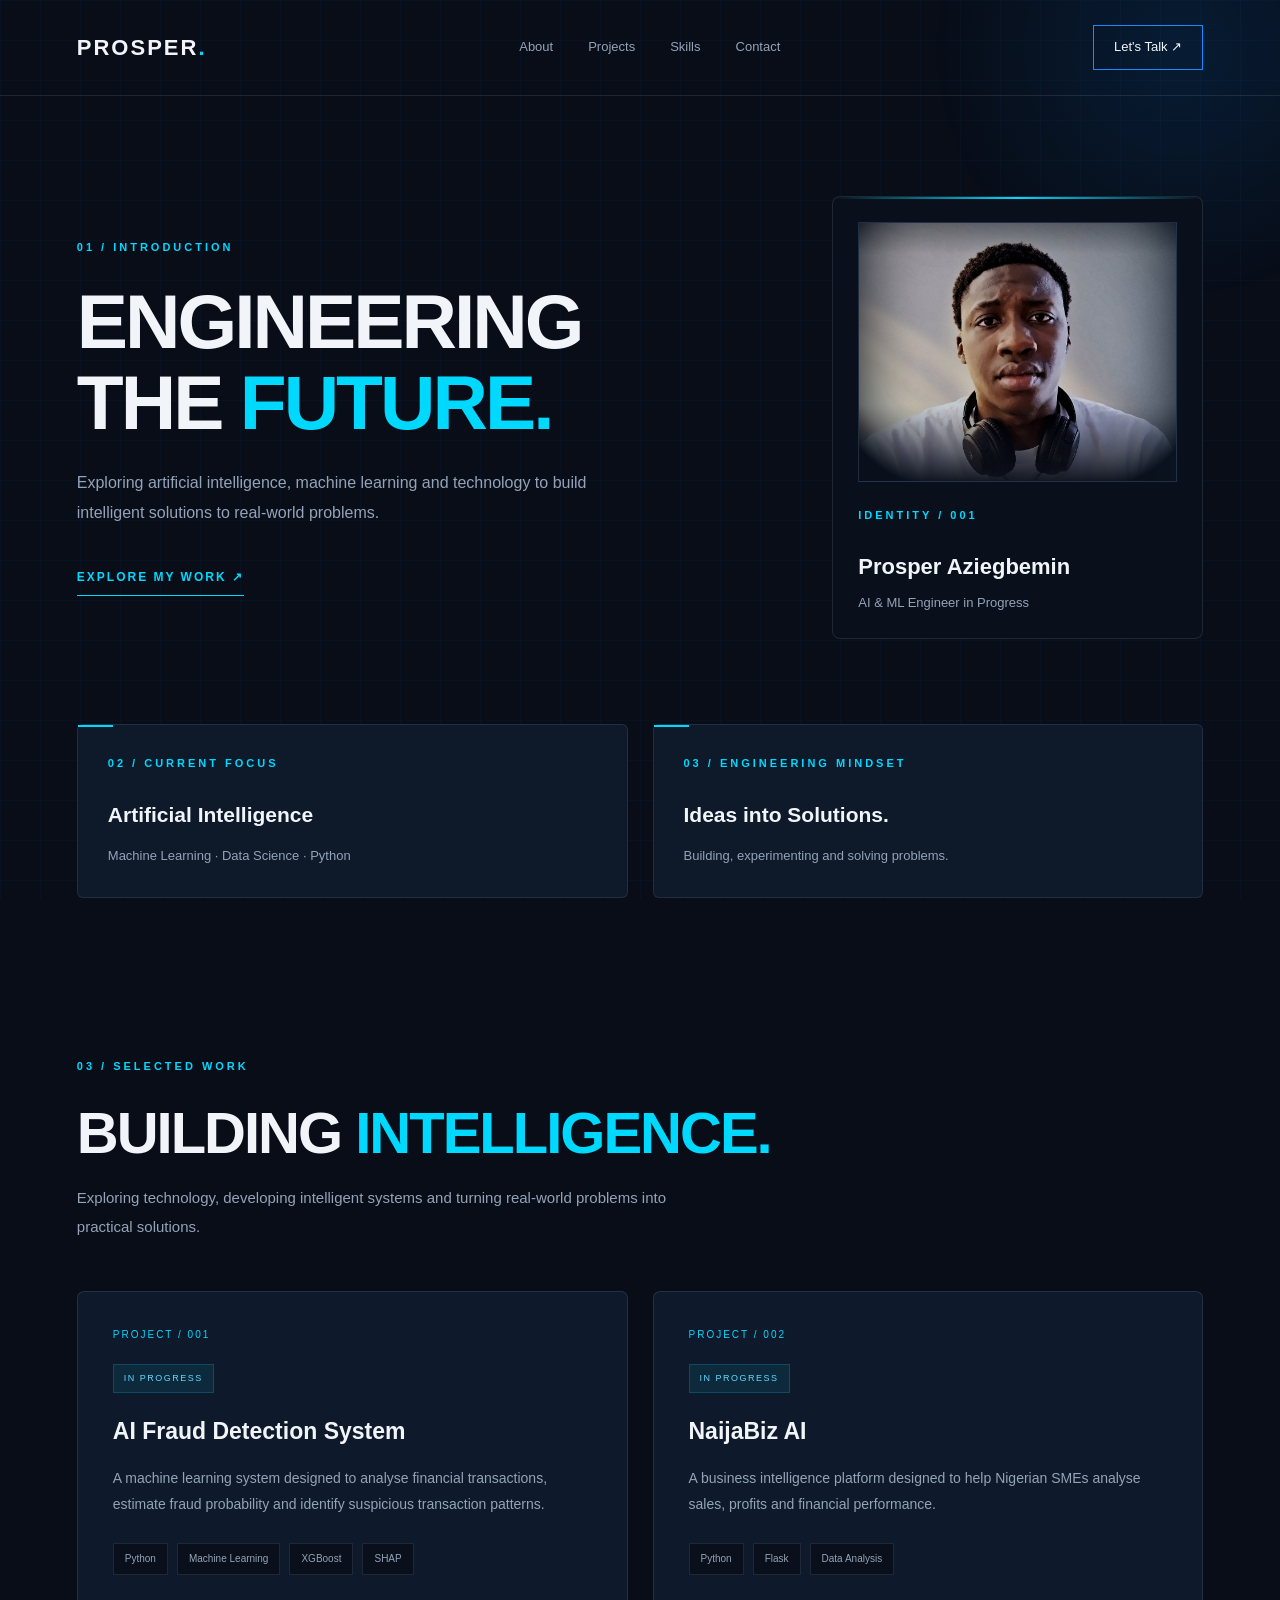
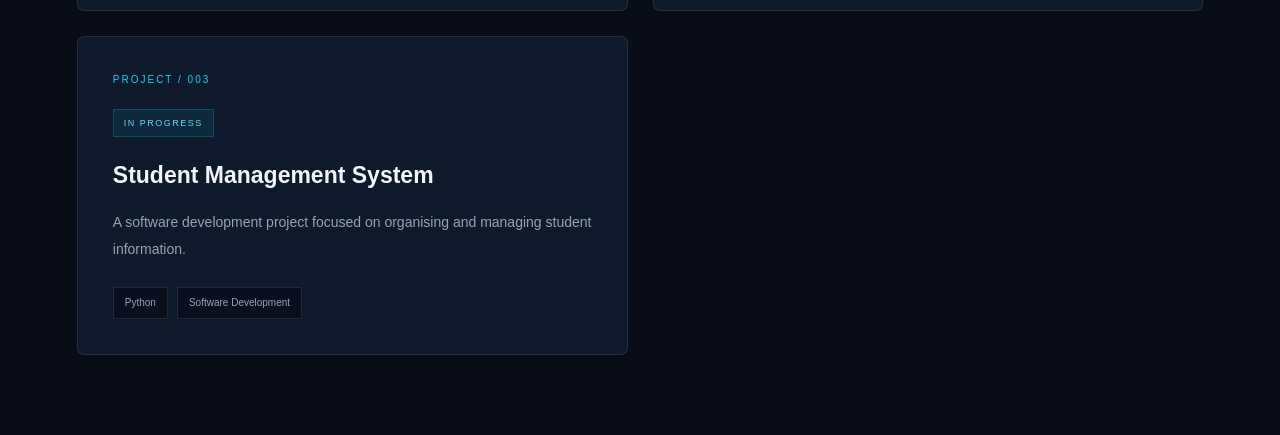
<file: index.html>
<!DOCTYPE html>
<html lang="en">

<head>
    <meta charset="UTF-8">
    <meta name="viewport" content="width=device-width, initial-scale=1.0">

    <title>Prosper | AI & ML Engineer</title>

    <link rel="stylesheet" href="style.css">
    <link rel="icon" type="image/png" href="favicon.png">
<link rel="icon" href="favicon.ico" sizes="any">
</head>

<body>

    <!-- NAVIGATION -->
    <header>
        <nav class="navbar">

            <a href="index.html" class="logo">
                PROSPER<span>.</span>
            </a>

            <div class="nav-links">
                <a href="about.html">About</a>
                <a href="index.html#projects">Projects</a>
                <a href="skills.html">Skills</a>
                <a href="contact.html">Contact</a>
            </div>

            <a href="contact.html" class="nav-cta">
                Let's Talk ↗
            </a>

        </nav>
    </header>


    <!-- MAIN CONTENT -->
    <main>

        <!-- HERO SECTION -->
        <section class="hero" id="home">

            <div class="hero-intro">

                <p class="section-label">
                    01 / INTRODUCTION
                </p>

                <h1>
                    ENGINEERING<br>
                    THE <span>FUTURE.</span>
                </h1>

                <p class="hero-description">
                    Exploring artificial intelligence, machine learning
                    and technology to build intelligent solutions
                    to real-world problems.
                </p>

                <a href="#projects" class="explore-link">
                    EXPLORE MY WORK ↗
                </a>

            </div>


            <!-- PROFILE PANEL -->
<div class="profile-wrap">

    <span class="signal-ring"></span>
    <span class="signal-ring"></span>
    <span class="signal-ring"></span>
    <span class="signal-ring"></span>

    <div class="profile-panel">

              <div class="profile-image">
            <img src="images/prosper.jpg" alt="Prosper Aziegbemin">
        </div>
        <div class="profile-details">

            <p class="section-label">
                IDENTITY / 001
            </p>

            <h2>
                Prosper Aziegbemin
            </h2>

            <p>
                AI & ML Engineer in Progress
            </p>

        </div>

    </div>

</div>

            <!-- HERO INFORMATION -->
            <div class="hero-info">

                <div class="info-panel">

                    <p class="section-label">
                        02 / CURRENT FOCUS
                    </p>

                    <h3>
                        Artificial Intelligence
                    </h3>

                    <p>
                        Machine Learning · Data Science · Python
                    </p>

                </div>


                <div class="info-panel">

                    <p class="section-label">
                        03 / ENGINEERING MINDSET
                    </p>

                    <h3>
                        Ideas into Solutions.
                    </h3>

                    <p>
                        Building, experimenting and solving problems.
                    </p>

                </div>

            </div>

        </section>



        <!-- PROJECTS SECTION -->
        <section class="projects" id="projects">

            <div class="projects-heading">

                <p class="section-label">
                    03 / SELECTED WORK
                </p>

                <h2>
                    BUILDING <span>INTELLIGENCE.</span>
                </h2>

                <p>
                    Exploring technology, developing intelligent systems
                    and turning real-world problems into practical solutions.
                </p>

            </div>


            <!-- PROJECT GRID -->
            <div class="project-grid">


                <!-- PROJECT 001 -->
                <div class="project-card">

                    <p class="project-number">
                        PROJECT / 001
                    </p>

                    <span class="project-status">
                        IN PROGRESS
                    </span>

                    <h3>
                        AI Fraud Detection System
                    </h3>

                    <p class="project-description">
                        A machine learning system designed to analyse
                        financial transactions, estimate fraud probability
                        and identify suspicious transaction patterns.
                    </p>

                    <div class="project-tech">
                        <span>Python</span>
                        <span>Machine Learning</span>
                        <span>XGBoost</span>
                        <span>SHAP</span>
                    </div>

                </div>


                <!-- PROJECT 002 -->
                <div class="project-card">

                    <p class="project-number">
                        PROJECT / 002
                    </p>

                    <span class="project-status">
                        IN PROGRESS
                    </span>

                    <h3>
                        NaijaBiz AI
                    </h3>

                    <p class="project-description">
                        A business intelligence platform designed to help
                        Nigerian SMEs analyse sales, profits and financial
                        performance.
                    </p>

                    <div class="project-tech">
                        <span>Python</span>
                        <span>Flask</span>
                        <span>Data Analysis</span>
                    </div>

                </div>


                <!-- PROJECT 003 -->
                <div class="project-card">

                    <p class="project-number">
                        PROJECT / 003
                    </p>

                    <span class="project-status">
                        IN PROGRESS
                    </span>

                    <h3>
                        Student Management System
                    </h3>

                    <p class="project-description">
                        A software development project focused on
                        organising and managing student information.
                    </p>

                    <div class="project-tech">
                        <span>Python</span>
                        <span>Software Development</span>
                    </div>

                </div>

            </div>

        </section>

    </main>


    <!-- FOOTER -->
    <footer>
    </footer>

</body>
</html>
</file>
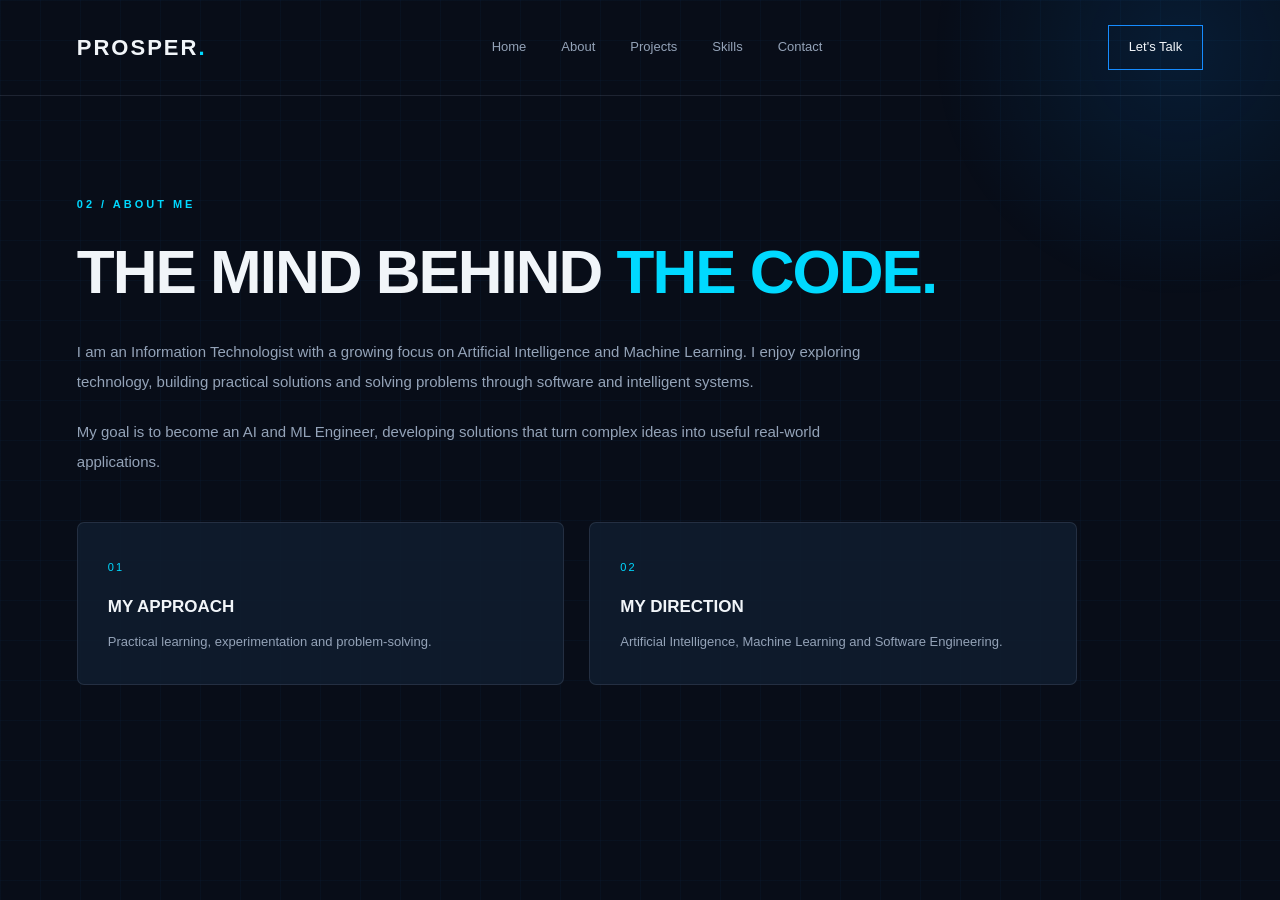
<file: about.html>
<!DOCTYPE html>
<html lang="en">

<head>
    <meta charset="UTF-8">
    <meta name="viewport" content="width=device-width, initial-scale=1.0">

    <title>About Me | Prosper</title>

    <link rel="stylesheet" href="style.css">
    <link rel="icon" type="image/png" href="favicon.png">
<link rel="icon" href="favicon.ico" sizes="any">
</head>

<body>

    <!-- NAVIGATION -->
    <header>
        <nav class="navbar">

            <a href="index.html" class="logo">
                PROSPER<span>.</span>
            </a>

            <div class="nav-links">
                <a href="index.html">Home</a>
                <a href="about.html">About</a>
                <a href="index.html#projects">Projects</a>
                <a href="skills.html">Skills</a>
                <a href="contact.html">Contact</a>
            </div>

            <a href="contact.html" class="nav-cta">
                Let's Talk
            </a>

        </nav>
    </header>


    <!-- MAIN CONTENT -->
    <main>

        <!-- ABOUT ME SECTION -->
        <section class="about" id="about">

            <div class="about-content">

                <p class="section-label">
                    02 / ABOUT ME
                </p>

                <h2>
                    THE MIND BEHIND
                    <span>THE CODE.</span>
                </h2>

                <p class="about-description">
                    I am an Information Technologist with a growing
                    focus on Artificial Intelligence and Machine Learning.

                    I enjoy exploring technology, building practical
                    solutions and solving problems through software
                    and intelligent systems.
                </p>

                <p class="about-description">
                    My goal is to become an AI and ML Engineer,
                    developing solutions that turn complex ideas
                    into useful real-world applications.
                </p>


                <!-- ABOUT DETAILS -->
                <div class="about-details">

                    <div class="about-detail">

                        <span>01</span>

                        <h3>
                            MY APPROACH
                        </h3>

                        <p>
                            Practical learning, experimentation
                            and problem-solving.
                        </p>

                    </div>


                    <div class="about-detail">

                        <span>02</span>

                        <h3>
                            MY DIRECTION
                        </h3>

                        <p>
                            Artificial Intelligence, Machine Learning
                            and Software Engineering.
                        </p>

                    </div>

                </div>

            </div>

        </section>

    </main>


    <!-- FOOTER -->
    <footer>
    </footer>

</body>
</html>
</file>
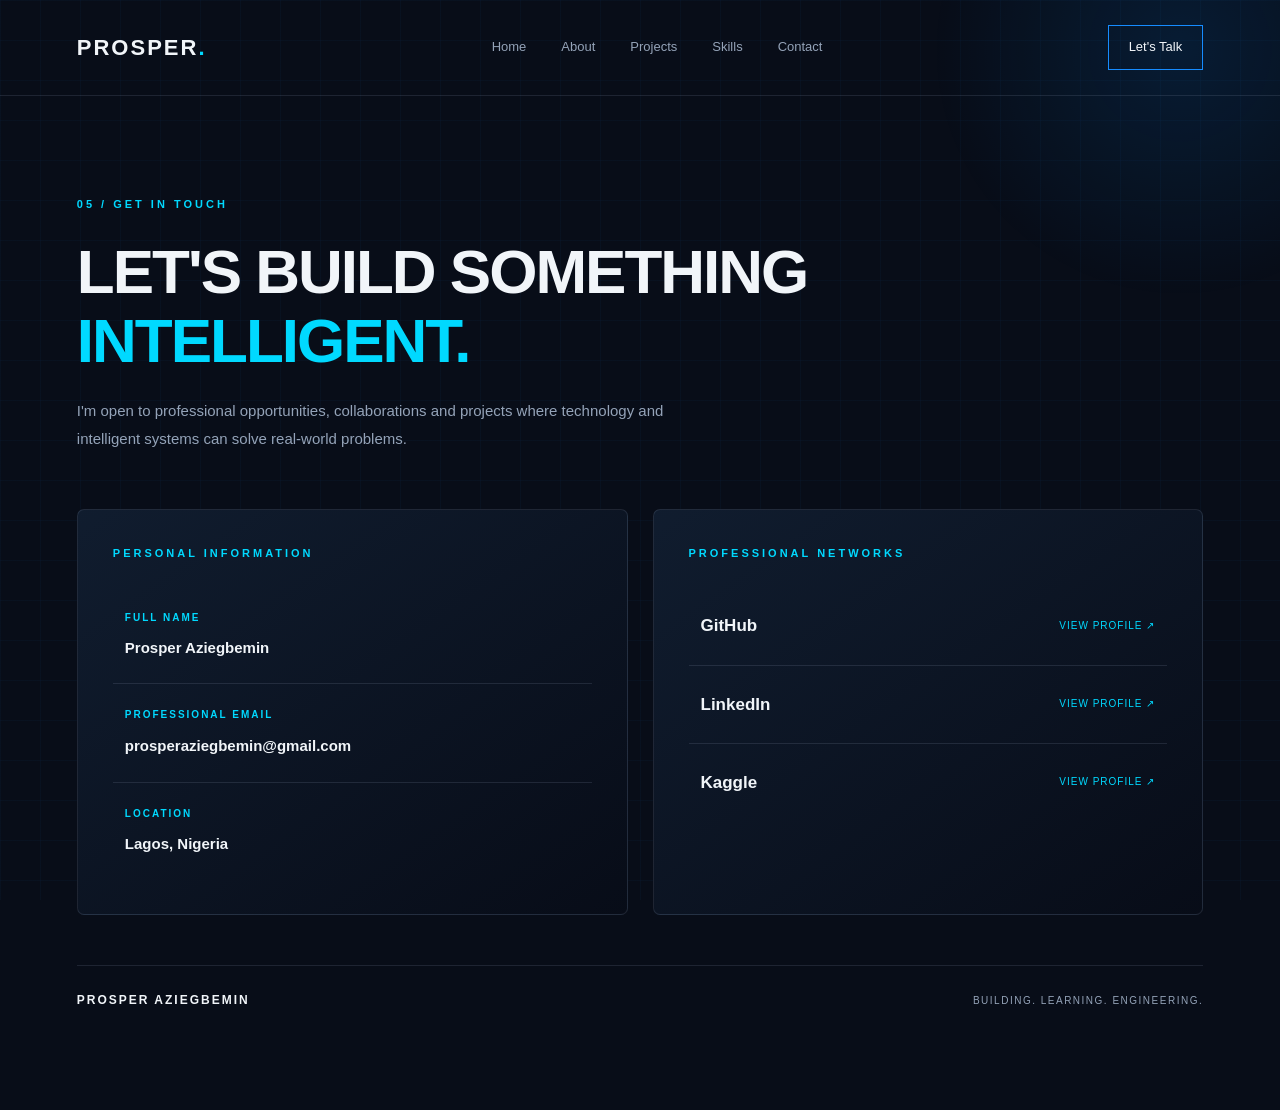
<file: contact.html>
<!DOCTYPE html>
<html lang="en">

<head>
    <meta charset="UTF-8">
    <meta name="viewport" content="width=device-width, initial-scale=1.0">

    <title>Contact Me | Prosper</title>

    <link rel="stylesheet" href="style.css">
    <link rel="icon" type="image/png" href="favicon.png">
<link rel="icon" href="favicon.ico" sizes="any">
</head>

<body>

    <!-- NAVIGATION -->
    <header>
        <nav class="navbar">

            <a href="index.html" class="logo">
                PROSPER<span>.</span>
            </a>

            <div class="nav-links">
                <a href="index.html">Home</a>
                <a href="about.html">About</a>
                <a href="index.html#projects">Projects</a>
                <a href="skills.html">Skills</a>
                <a href="contact.html">Contact</a>
            </div>

            <a href="contact.html" class="nav-cta">
                Let's Talk
            </a>

        </nav>
    </header>


<!-- CONTACT SECTION -->
<section class="contact-section" id="contact">

    <!-- Heading -->
    <div class="contact-heading">

        <p class="section-label">05 / GET IN TOUCH</p>

        <h2>
            LET'S BUILD SOMETHING
            <span>INTELLIGENT.</span>
        </h2>

        <p>
            I'm open to professional opportunities, collaborations
            and projects where technology and intelligent systems
            can solve real-world problems.
        </p>

    </div>


    <!-- Contact content -->
    <div class="contact-content">

        <!-- Personal Information -->
        <div class="contact-info">

            <p class="section-label">PERSONAL INFORMATION</p>

            <div class="contact-item">

                <span class="contact-label">FULL NAME</span>

                <h3>Prosper Aziegbemin</h3>

            </div>


            <div class="contact-item">

                <span class="contact-label">PROFESSIONAL EMAIL</span>

                <a href="mailto:prosperaziegbemin@gmail.com">prosperaziegbemin@gmail.com</a>

            </div>


            <div class="contact-item">

                <span class="contact-label">LOCATION</span>

                <h3>Lagos, Nigeria</h3>

            </div>

        </div>


        <!-- Professional Profiles -->
        <div class="contact-socials">

            <p class="section-label">PROFESSIONAL NETWORKS</p>

            <a href="https://github.com/ProsperAI-ML-Builder  "
               target="_blank"
               rel="noopener noreferrer"
               class="contact-link">

                <span>GitHub</span>

                <span>VIEW PROFILE ↗</span>

            </a>


            <a href="https://www.linkedin.com/in/YOUR_USERNAME/"
               target="_blank"
               rel="noopener noreferrer"
               class="contact-link">

                <span>LinkedIn</span>

                <span>VIEW PROFILE ↗</span>

            </a>


            <a href="https://www.kaggle.com/prosperaziegbemin"
               target="_blank"
               rel="noopener noreferrer"
               class="contact-link">

                <span>Kaggle</span>

                <span>VIEW PROFILE ↗</span>

            </a>

        </div>

    </div>


    <!-- Contact Footer -->
    <div class="contact-footer">

        <p>PROSPER AZIEGBEMIN</p>

        <span>BUILDING. LEARNING. ENGINEERING.</span>

    </div>

</section>
</file>
<file: style.css>
/* ==============================
   PROSPER PORTFOLIO
   CSS FOUNDATION
================================ */

/* 1. Reset browser defaults */
* {
    margin: 0;
    padding: 0;
    box-sizing: border-box;
}

/* 2. Website colour system */
:root {
    --bg-primary: #080d18;
    --bg-secondary: #101a2b;
    --bg-panel: #111e30;

    --text-primary: #f1f5f9;
    --text-secondary: #94a3b8;

    --accent-blue: #168cff;
    --accent-cyan: #00d9ff;

    --border-color: rgba(148, 163, 184, 0.16);
}

/* 3. Main website styling */
body {
    background-color: var(--bg-primary);
    color: var(--text-primary);

    font-family: Arial, Helvetica, sans-serif;

    min-height: 100vh;
    line-height: 1.6;
}

/* ==============================
   FUTURISTIC BACKGROUND
================================ */

body {
    background-image:
        linear-gradient(rgba(22, 140, 255, 0.035) 1px, transparent 1px),
        linear-gradient(90deg, rgba(22, 140, 255, 0.035) 1px, transparent 1px);

    background-size: 40px 40px;
    background-attachment: fixed;
}

/* Soft blue lighting */
body::before {
    content: "";
    position: fixed;

    top: -200px;
    right: -150px;

    width: 500px;
    height: 500px;

    background: radial-gradient(
        circle,
        rgba(0, 140, 255, 0.12),
        transparent 70%
    );

    pointer-events: none;
    z-index: -1;
}

/* ==============================
   NAVIGATION BAR
================================ */

a {
    text-decoration: none;
    color: inherit;
}

header {
    width: 100%;
    padding: 25px 6%;
    border-bottom: 1px solid var(--border-color);
}

.navbar {
    display: flex;
    align-items: center;
    justify-content: space-between;
    max-width: 1400px;
    margin: 0 auto;
}

/* Logo */
.logo {
    font-size: 22px;
    font-weight: 800;
    letter-spacing: 2px;
}

.logo span {
    color: var(--accent-cyan);
}

/* Navigation links */
.nav-links {
    display: flex;
    align-items: center;
    gap: 35px;
}

.nav-links a {
    color: var(--text-secondary);
    font-size: 13px;
    transition: color 0.3s ease;
}

.nav-links a:hover {
    color: var(--accent-cyan);
}

/* Let's Talk button */
.nav-cta {
    padding: 11px 20px;
    border: 1px solid var(--accent-blue);
    color: var(--text-primary);
    font-size: 13px;
    transition: 0.3s ease;
}

.nav-cta:hover {
    background-color: var(--accent-blue);
    box-shadow: 0 0 20px rgba(22, 140, 255, 0.3);
}

/* ==============================
   HERO SECTION
================================ */

.hero {
    max-width: 1400px;
    margin: 0 auto;
    padding: 100px 6% 80px;

    display: grid;
    grid-template-columns: 1.5fr 0.8fr;
    gap: 60px;
    align-items: center;
}

/* Introduction */
.hero-intro {
    max-width: 700px;
}

.section-label {
    color: var(--accent-cyan);
    font-size: 11px;
    font-weight: 600;
    letter-spacing: 3px;
    margin-bottom: 25px;
}

.hero-intro h1 {
    font-size: clamp(48px, 6vw, 82px);
    line-height: 1.05;
    font-weight: 800;
    letter-spacing: -3px;
    margin-bottom: 25px;
}

.hero-intro h1 span {
    color: var(--accent-cyan);
}

.hero-description {
    color: var(--text-secondary);
    font-size: 16px;
    line-height: 1.9;
    max-width: 540px;
    margin-bottom: 35px;
}

/* Explore work link */
.explore-link {
    display: inline-block;
    color: var(--accent-cyan);
    font-size: 12px;
    font-weight: 700;
    letter-spacing: 2px;
    padding-bottom: 8px;
    border-bottom: 1px solid var(--accent-cyan);
    transition: 0.3s ease;
}

.explore-link:hover {
    color: white;
    border-color: white;
}

/* ==============================
   PROFILE IDENTITY PANEL
================================ */

.profile-panel {
    position: relative;
    padding: 25px;
    background: linear-gradient(
        145deg,
        rgba(17, 30, 48, 0.95),
        rgba(8, 13, 24, 0.95)
    );

    border: 1px solid var(--border-color);
    border-radius: 8px;

    overflow: hidden;
}

/* Blue glow at the top */
.profile-panel::before {
    content: "";
    position: absolute;
    top: 0;
    left: 0;

    width: 100%;
    height: 2px;

    background: linear-gradient(
        90deg,
        transparent,
        var(--accent-cyan),
        transparent
    );
}

/* Photo placeholder */
.profile-image {
    height: 260px;
    width: 100%;

    display: flex;
    align-items: center;
    justify-content: center;

    background:
        linear-gradient(
            135deg,
            rgba(22, 140, 255, 0.12),
            rgba(0, 217, 255, 0.03)
        );

    border: 1px solid var(--border-color);
    margin-bottom: 25px;
}

.profile-image span {
    color: var(--accent-cyan);
    font-size: 11px;
    letter-spacing: 3px;
}

/* Profile details */
.profile-details h2 {
    font-size: 22px;
    margin-bottom: 8px;
}

.profile-details > p:last-child {
    color: var(--text-secondary);
    font-size: 13px;
}

/* Subtle card hover effect */
.profile-panel {
    transition: border-color 0.3s ease,
                transform 0.3s ease;
}

.profile-panel:hover {
    border-color: rgba(0, 217, 255, 0.5);
    transform: translateY(-4px);
}

/* ==============================
   ENGINEERING INFORMATION PANELS
================================ */

.hero-info {
    grid-column: 1 / -1;

    display: grid;
    grid-template-columns: repeat(2, 1fr);
    gap: 25px;

    margin-top: 25px;
}

.info-panel {
    position: relative;

    padding: 30px;

    background: rgba(17, 30, 48, 0.75);
    border: 1px solid var(--border-color);
    border-radius: 6px;

    transition: 0.3s ease;
}

.info-panel:hover {
    border-color: var(--accent-blue);
    background: rgba(17, 30, 48, 0.95);
    transform: translateY(-4px);
}

.info-panel h3 {
    font-size: 21px;
    margin-bottom: 12px;
}

.info-panel > p:last-child {
    color: var(--text-secondary);
    font-size: 13px;
    line-height: 1.8;
}

/* Small cyan accent */
.info-panel::before {
    content: "";
    position: absolute;

    top: 0;
    left: 0;

    width: 35px;
    height: 2px;

    background: var(--accent-cyan);
}

/* ==============================
   RESPONSIVE DESIGN
================================ */


@media (max-width: 900px) {

    .hero {
        grid-template-columns: 1fr;
        gap: 45px;
        padding-top: 70px;
    }

    .profile-panel {
        max-width: 450px;
    }

    .hero-info {
        grid-template-columns: 1fr;
    }

    /* Projects become one column on smaller screens */
    .project-grid {
        grid-template-columns: 1fr;
    }
}


@media (max-width: 600px) {

    header {
        padding: 20px 5%;
    }

    .navbar {
        flex-wrap: wrap;
        gap: 20px;
    }

    .nav-links {
        order: 3;
        width: 100%;
        justify-content: space-between;
        gap: 10px;
    }

    .nav-links a {
        font-size: 11px;
    }

    .nav-cta {
        padding: 9px 13px;
    }

    .hero {
        padding: 65px 5%;
    }

    .hero-intro h1 {
        letter-spacing: -2px;
    }

    .profile-image {
        height: 230px;
    }

    .info-panel {
        padding: 23px;
    }
}

/* ==============================
   PROJECTS SECTION
================================ */

.projects {
    max-width: 1400px;
    margin: 0 auto;
    padding: 80px 6%;
}

/* Projects heading */
.projects-heading {
    max-width: 700px;
    margin-bottom: 50px;
}

.projects-heading h2 {
    font-size: clamp(35px, 5vw, 58px);
    line-height: 1.1;
    letter-spacing: -2px;
    margin-bottom: 20px;
}

.projects-heading h2 span {
    color: var(--accent-cyan);
}

.projects-heading > p:last-child {
    color: var(--text-secondary);
    font-size: 15px;
    line-height: 1.9;
    max-width: 600px;
}

/* Project cards layout */
.project-grid {
    display: grid;
    grid-template-columns: repeat(2, 1fr);
    gap: 25px;
}

/* Individual project card */
.project-card {
    position: relative;
    padding: 35px;

    background: rgba(17, 30, 48, 0.82);
    border: 1px solid var(--border-color);
    border-radius: 7px;

    transition: 0.3s ease;
}

.project-card:hover {
    transform: translateY(-5px);
    border-color: var(--accent-blue);
    box-shadow: 0 10px 35px rgba(0, 140, 255, 0.08);
}

/* Project number */
.project-number {
    color: var(--accent-cyan);
    font-size: 10px;
    letter-spacing: 2px;
    margin-bottom: 20px;
}

/* Project status */
.project-status {
    display: inline-block;
    color: #65d9ff;
    background: rgba(0, 217, 255, 0.08);
    border: 1px solid rgba(0, 217, 255, 0.2);

    font-size: 9px;
    letter-spacing: 1.5px;

    padding: 6px 10px;
    margin-bottom: 20px;
}

.project-card h3 {
    font-size: 23px;
    margin-bottom: 15px;
}

.project-description {
    color: var(--text-secondary);
    font-size: 14px;
    line-height: 1.9;
    margin-bottom: 25px;
}

/* Technology tags */
.project-tech {
    display: flex;
    flex-wrap: wrap;
    gap: 9px;
}

.project-tech span {
    color: var(--text-secondary);
    font-size: 10px;
    padding: 7px 11px;

    background: rgba(8, 13, 24, 0.8);
    border: 1px solid var(--border-color);
}

/* ==============================
   ABOUT ME SECTION
================================ */

.about {
    max-width: 1400px;
    margin: 0 auto;
    padding: 100px 6%;
}

.about-content {
    max-width: 1000px;
}

.about-content h2 {
    font-size: clamp(38px, 5vw, 62px);
    line-height: 1.1;
    letter-spacing: -2px;
    margin-bottom: 30px;
}

.about-content h2 span {
    color: var(--accent-cyan);
}

.about-description {
    color: var(--text-secondary);
    font-size: 15px;
    line-height: 2;
    max-width: 800px;
    margin-bottom: 20px;
}

.about-details {
    display: grid;
    grid-template-columns: repeat(2, 1fr);
    gap: 25px;
    margin-top: 45px;
}

.about-detail {
    position: relative;
    padding: 30px;
    background: rgba(17, 30, 48, 0.82);
    border: 1px solid var(--border-color);
    border-radius: 7px;
    transition: 0.3s ease;
}

.about-detail:hover {
    transform: translateY(-5px);
    border-color: var(--accent-blue);
}

.about-detail span {
    color: var(--accent-cyan);
    font-size: 11px;
    letter-spacing: 2px;
}

.about-detail h3 {
    font-size: 17px;
    margin: 15px 0 10px;
}

.about-detail p {
    color: var(--text-secondary);
    font-size: 13px;
    line-height: 1.8;
}

/* About section mobile layout */
@media (max-width: 900px) {
    .about-details {
        grid-template-columns: 1fr;
    }
}

@media (max-width: 600px) {
    .about {
        padding: 70px 5%;
    }

    .about-content h2 {
        letter-spacing: -1px;
    }

    .about-detail {
        padding: 23px;
    }
}

/* =================================
   SKILLS PAGE
================================= */

.skills-hero {
    max-width: 1400px;
    margin: 0 auto;
    padding: 100px 6% 65px;
}

.skills-hero h1 {
    font-size: clamp(42px, 6vw, 72px);
    line-height: 1.1;
    letter-spacing: -3px;
    margin-bottom: 25px;
}

.skills-hero h1 span {
    color: var(--accent-cyan);
}

.skills-hero > p:last-child {
    max-width: 650px;
    color: var(--text-secondary);
    font-size: 15px;
    line-height: 1.9;
}

/* Skills layout */

.skills-section {
    max-width: 1400px;
    margin: 0 auto;
    padding: 20px 6% 100px;
    display: grid;
    grid-template-columns: repeat(2, 1fr);
    gap: 25px;
}

.skill-category {
    position: relative;
    padding: 35px;
    background: rgba(17, 30, 48, 0.82);
    border: 1px solid var(--border-color);
    border-radius: 7px;
    transition: 0.3s ease;
}

.skill-category:hover {
    border-color: var(--accent-blue);
    transform: translateY(-4px);
}

.skill-category-heading {
    margin-bottom: 30px;
}

.skill-category-heading .section-label {
    margin-bottom: 12px;
}

.skill-category-heading h2 {
    font-size: 25px;
    letter-spacing: -0.5px;
}

/* Individual skills */

.skill-list {
    display: flex;
    flex-direction: column;
    gap: 12px;
}

.skill-item {
    display: flex;
    align-items: center;
    justify-content: space-between;
    gap: 15px;
    padding: 15px;
    background: rgba(8, 13, 24, 0.75);
    border: 1px solid var(--border-color);
    border-radius: 5px;
}

.skill-item > span:first-child {
    color: var(--text-primary);
    font-size: 13px;
    font-weight: 600;
}

/* Status labels */

.skill-item > .status-known,
.skill-item > .status-progress {
    flex-shrink: 0;
}

.status-known {
    color: #42df91;
    background: rgba(66, 223, 145, 0.09);
    border: 1px solid rgba(66, 223, 145, 0.3);
    padding: 6px 10px;
    font-size: 9px;
    font-weight: 700;
    letter-spacing: 1px;
}

.status-progress {
    color: #e8c45a;
    background: rgba(232, 196, 90, 0.09);
    border: 1px solid rgba(232, 196, 90, 0.3);
    padding: 6px 10px;
    font-size: 9px;
    font-weight: 700;
    letter-spacing: 1px;
}

/* Learned and mastered milestones */

.skill-statuses {
    display: flex;
    align-items: center;
    flex-wrap: wrap;
    justify-content: flex-end;
    gap: 7px;
}

.status-learned {
    color: #42df91;
    background: rgba(66, 223, 145, 0.09);
    border: 1px solid rgba(66, 223, 145, 0.3);
    padding: 6px 10px;
    font-size: 9px;
    font-weight: 700;
    letter-spacing: 1px;
}

.status-mastered {
    color: #ffffff;
    background: rgba(255, 255, 255, 0.07);
    border: 1px solid rgba(255, 255, 255, 0.25);
    padding: 6px 10px;
    font-size: 9px;
    font-weight: 700;
    letter-spacing: 1px;
}

/* Skills page responsive layout */

@media (max-width: 900px) {
    .skills-section {
        grid-template-columns: 1fr;
    }
}

@media (max-width: 600px) {
    .skills-hero {
        padding: 70px 5% 45px;
    }

    .skills-hero h1 {
        letter-spacing: -2px;
    }

    .skills-section {
        padding: 15px 5% 70px;
    }

    .skill-category {
        padding: 23px;
    }

    .skill-category-heading h2 {
        font-size: 22px;
    }

    .skill-item {
        padding: 12px 10px;
        gap: 8px;
    }

    .skill-item > span:first-child {
        font-size: 12px;
    }

    .status-known,
    .status-progress,
    .status-learned,
    .status-mastered {
        padding: 5px 7px;
        font-size: 8px;
    }

    .skill-statuses {
        gap: 5px;
    }
}


/* =========================================
   CONTACT SECTION
========================================= */

.contact-section {
    max-width: 1400px;
    margin: 0 auto;
    padding: 100px 6%;
}


/* CONTACT HEADING */

.contact-heading {
    max-width: 750px;
    margin-bottom: 55px;
}

.contact-heading h2 {
    font-size: clamp(38px, 5vw, 62px);
    line-height: 1.1;
    letter-spacing: -2px;
    margin-bottom: 22px;
}

.contact-heading h2 span {
    color: var(--accent-cyan);
}

.contact-heading > p:last-child {
    color: var(--text-secondary);
    font-size: 15px;
    line-height: 1.9;
    max-width: 650px;
}


/* CONTACT LAYOUT */

.contact-content {
    display: grid;
    grid-template-columns: repeat(2, 1fr);
    gap: 25px;
    align-items: stretch;
}


/* CONTACT PANELS */

.contact-info,
.contact-socials {
    position: relative;
    padding: 35px;
    background: linear-gradient(
        145deg,
        rgba(17, 30, 48, 0.95),
        rgba(8, 13, 24, 0.95)
    );
    border: 1px solid var(--border-color);
    border-radius: 7px;
    transition: 0.3s ease;
}

.contact-info:hover,
.contact-socials:hover {
    border-color: rgba(0, 217, 255, 0.5);
    transform: translateY(-4px);
}


/* PERSONAL INFORMATION */

.contact-item {
    padding: 23px 12px;
    border-bottom: 1px solid var(--border-color);
}

.contact-item:last-child {
    border-bottom: none;
}

.contact-label {
    display: block;
    color: var(--accent-cyan);
    font-size: 10px;
    font-weight: 600;
    letter-spacing: 2px;
    margin-bottom: 10px;
}

.contact-item h3,
.contact-item a {
    color: var(--text-primary);
    font-size: 15px;
    font-weight: 600;
    overflow-wrap: anywhere;
    transition: 0.3s ease;
}

.contact-item a:hover {
    color: var(--accent-cyan);
}


/* SOCIAL PROFILE LINKS */

.contact-link {
    display: flex;
    justify-content: space-between;
    align-items: center;
    gap: 12px;
    padding: 25px 12px;
    border-bottom: 1px solid var(--border-color);
    transition: 0.3s ease;
}

.contact-link:last-child {
    border-bottom: none;
}

.contact-link span:first-child {
    color: var(--text-primary);
    font-size: 17px;
    font-weight: 700;
}

.contact-link span:last-child {
    color: var(--accent-cyan);
    font-size: 10px;
    letter-spacing: 1px;
}

.contact-link:hover {
    padding-left: 20px;
}

.contact-link:hover span:first-child {
    color: var(--accent-cyan);
}


/* CONTACT FOOTER */

.contact-footer {
    display: flex;
    justify-content: space-between;
    align-items: center;
    flex-wrap: wrap;
    gap: 15px;
    margin-top: 50px;
    padding-top: 25px;
    border-top: 1px solid var(--border-color);
}

.contact-footer p {
    color: var(--text-primary);
    font-size: 12px;
    font-weight: 800;
    letter-spacing: 2px;
}

.contact-footer span {
    color: var(--text-secondary);
    font-size: 10px;
    letter-spacing: 1.5px;
}


/* RESPONSIVE DESIGN */

@media (max-width: 900px) {

    .contact-content {
        grid-template-columns: 1fr;
    }

}

@media (max-width: 600px) {

    .contact-section {
        padding: 70px 5%;
    }

    .contact-heading h2 {
        letter-spacing: -1px;
    }

    .contact-info,
    .contact-socials {
        padding: 23px;
    }

    .contact-link span:first-child {
        font-size: 15px;
    }

    .contact-link span:last-child {
        font-size: 9px;
    }

    .contact-footer {
        align-items: flex-start;
        flex-direction: column;
    }

}
.profile-wrap {
  position: relative;
  display: inline-block;
  isolation: isolate;
}

/* The rings: centered behind the card */
.signal-ring {
  position: absolute;
  top: 50%;
  left: 50%;
  width: 360px;
  height: 360px;
  border: 1px solid rgba(0, 217, 255, 0.45);
  border-radius: 50%;
  background: radial-gradient(
    circle,
    rgba(10, 40, 80, 0) 60%,
    rgba(10, 60, 120, 0.25) 100%
  );
  box-shadow:
    0 0 20px rgba(0, 217, 255, 0.25),
    inset 0 0 30px rgba(10, 60, 120, 0.35);
  transform: translate(-50%, -50%) scale(0.9);
  opacity: 0;
  z-index: 0;
  pointer-events: none;
  animation: signal-pulse 6s ease-out infinite;
}

/* Stagger the rings so they ripple outward one after another */
.signal-ring:nth-child(1) { animation-delay: 0s; }
.signal-ring:nth-child(2) { animation-delay: 1.5s; }
.signal-ring:nth-child(3) { animation-delay: 3s; }
.signal-ring:nth-child(4) { animation-delay: 4.5s; }

@keyframes signal-pulse {
  0% {
    transform: translate(-50%, -50%) scale(0.9);
    opacity: 0;
  }
  20% {
    opacity: 0.6;
  }
  100% {
    transform: translate(-50%, -50%) scale(1.7);
    opacity: 0;
  }
}

/* The card sits on top with a SOLID background */
.profile-panel {
  position: relative;
  z-index: 1;
  background: #0a101b;
}

/* Stops rings from causing a sideways scrollbar or crossing the navbar */
.hero {
  overflow: hidden;
}
a[href^="mailto:"]:hover {
  color: #00d9ff;
  text-decoration: underline;
}
.profile-image {
  overflow: hidden;
}

.profile-image img {
  width: 100%;
  height: 100%;
  object-fit: cover;
  object-position: center;
  display: block;
}
</file>
